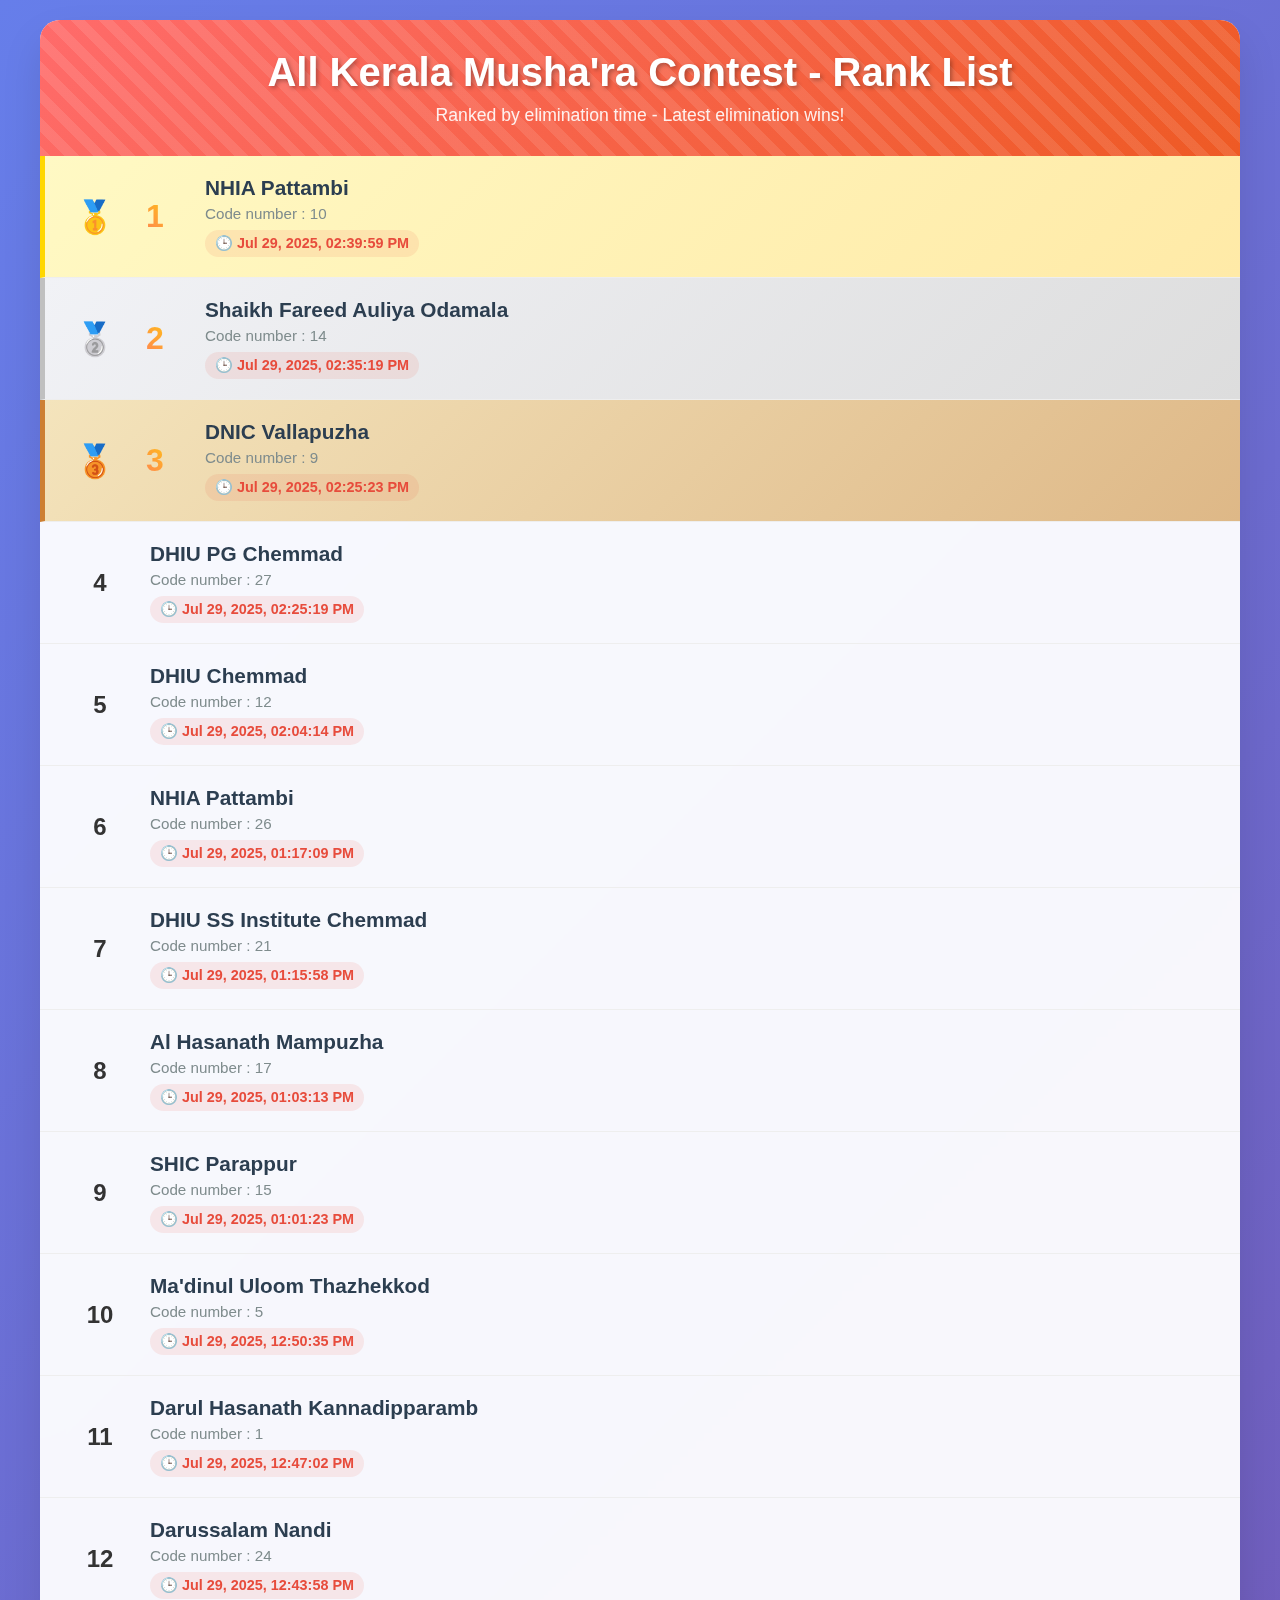
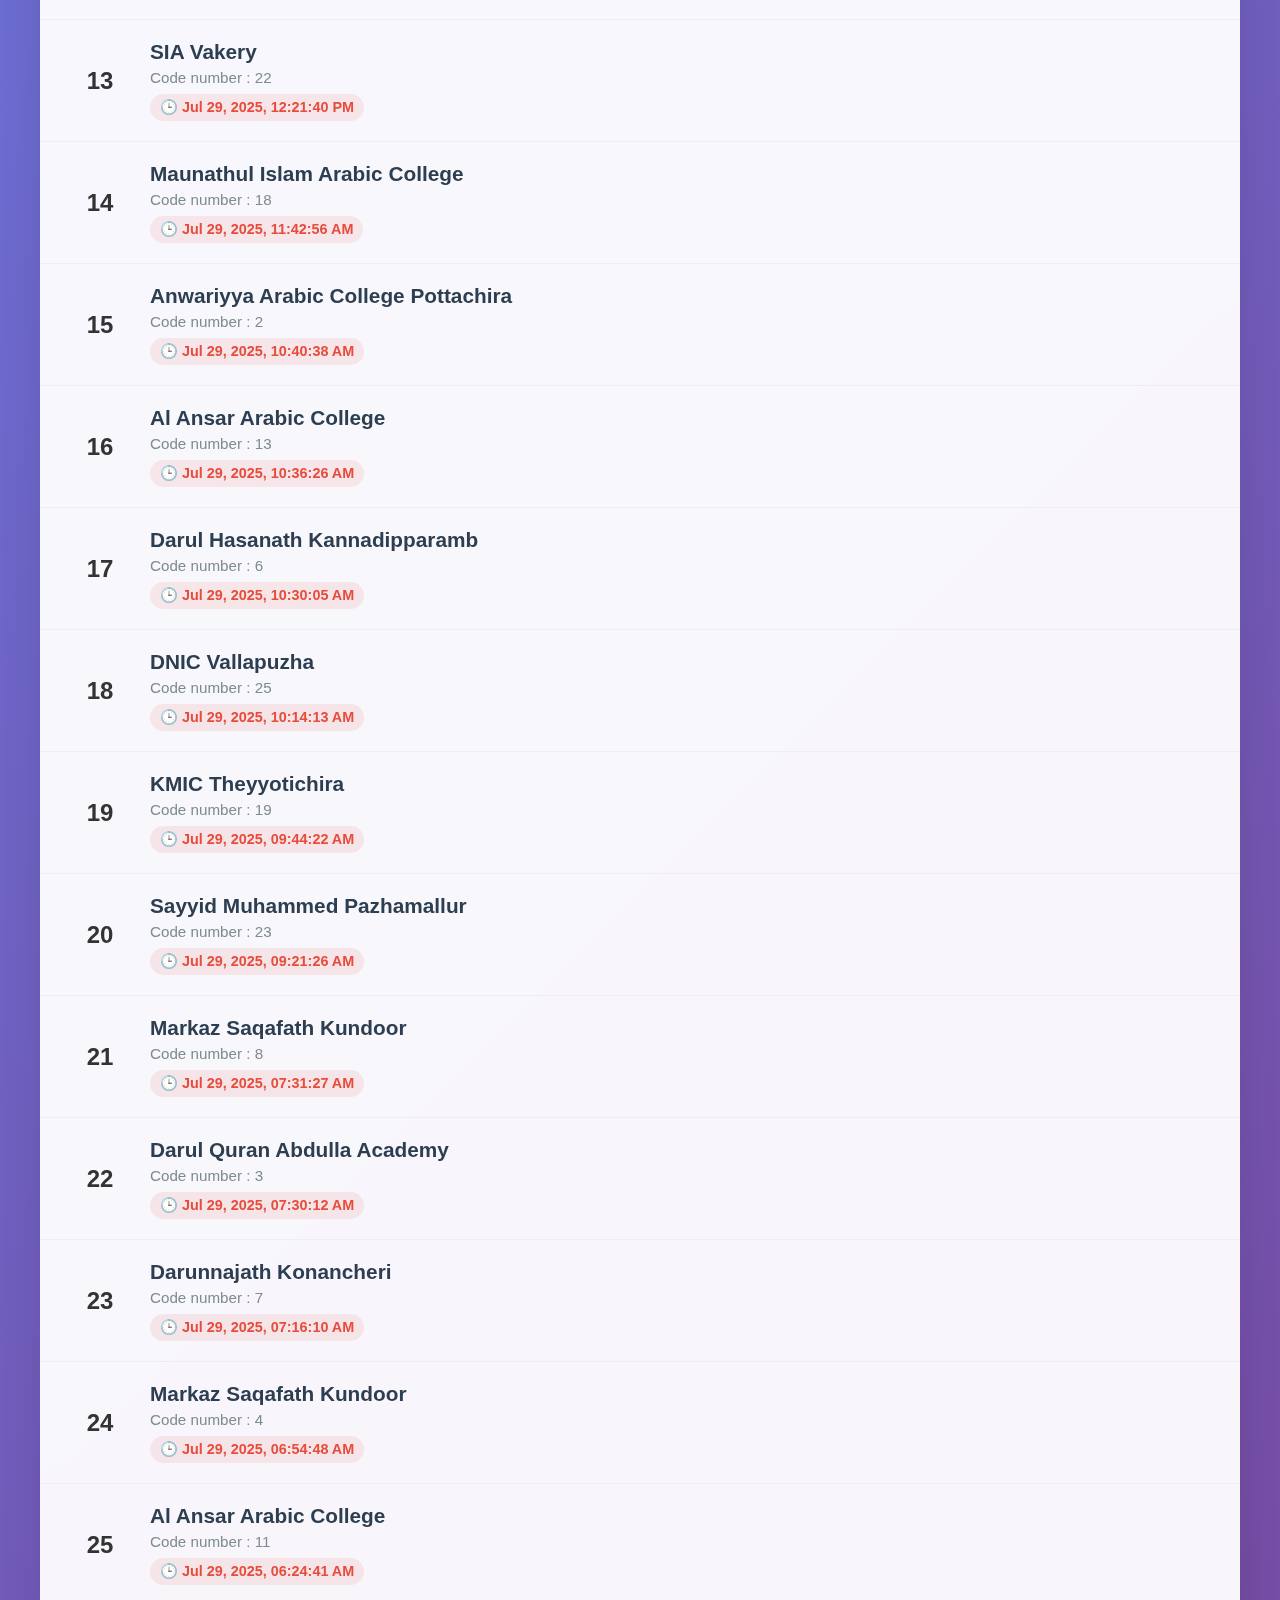
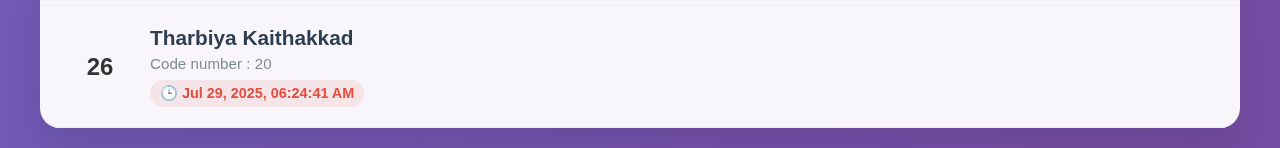
<file: index.html>
<!DOCTYPE html>
<html lang="en">
<head>
    <meta charset="UTF-8">
    <meta name="viewport" content="width=device-width, initial-scale=1.0">
    <title>Competition Leaderboard</title>
    <style>
        * {
            margin: 0;
            padding: 0;
            box-sizing: border-box;
        }

        body {
            font-family: 'Segoe UI', Tahoma, Geneva, Verdana, sans-serif;
            background: linear-gradient(135deg, #667eea 0%, #764ba2 100%);
            min-height: 100vh;
            padding: 20px;
        }

        .container {
            max-width: 1200px;
            margin: 0 auto;
            background: rgba(255, 255, 255, 0.95);
            border-radius: 20px;
            box-shadow: 0 20px 40px rgba(0, 0, 0, 0.1);
            backdrop-filter: blur(10px);
            overflow: hidden;
        }

        .header {
            background: linear-gradient(135deg, #ff6b6b, #ee5a24);
            color: white;
            padding: 30px;
            text-align: center;
            position: relative;
            overflow: hidden;
        }

        .header::before {
            content: '';
            position: absolute;
            top: -50%;
            left: -50%;
            width: 200%;
            height: 200%;
            background: repeating-linear-gradient(
                45deg,
                transparent,
                transparent 10px,
                rgba(255, 255, 255, 0.1) 10px,
                rgba(255, 255, 255, 0.1) 20px
            );
            animation: shimmer 3s linear infinite;
        }

        @keyframes shimmer {
            0% { transform: translateX(-100%) translateY(-100%); }
            100% { transform: translateX(100%) translateY(100%); }
        }

        .header h1 {
            font-size: 2.5rem;
            margin-bottom: 10px;
            text-shadow: 2px 2px 4px rgba(0, 0, 0, 0.3);
            position: relative;
            z-index: 2;
        }

        .header p {
            font-size: 1.1rem;
            opacity: 0.9;
            position: relative;
            z-index: 2;
        }

        .leaderboard {
            padding: 0;
        }

        .rank-item {
            display: flex;
            align-items: center;
            padding: 20px 30px;
            border-bottom: 1px solid #eee;
            transition: all 0.3s ease;
            position: relative;
            overflow: hidden;
        }

        .rank-item:hover {
            background: linear-gradient(135deg, #f8f9ff, #e8f0ff);
            transform: translateX(5px);
        }

        .rank-item.podium {
            background: linear-gradient(135deg, #fff3cd, #fff8dc);
            border-left: 5px solid;
        }

        .rank-item.first {
            border-left-color: #ffd700;
            background: linear-gradient(135deg, #fff9c4, #ffeaa7);
        }

        .rank-item.second {
            border-left-color: #c0c0c0;
            background: linear-gradient(135deg, #f1f2f6, #ddd);
        }

        .rank-item.third {
            border-left-color: #cd7f32;
            background: linear-gradient(135deg, #f4e4bc, #deb887);
        }

        .rank-number {
            font-size: 1.5rem;
            font-weight: bold;
            width: 60px;
            text-align: center;
            color: #333;
        }

        .podium .rank-number {
            background: linear-gradient(45deg, #ff6b6b, #ffd700);
            -webkit-background-clip: text;
            -webkit-text-fill-color: transparent;
            background-clip: text;
            font-size: 2rem;
        }

        .team-info {
            flex: 1;
            margin-left: 20px;
        }

        .team-name {
            font-size: 1.3rem;
            font-weight: 600;
            color: #2c3e50;
            margin-bottom: 5px;
        }

        .team-institution {
            color: #7f8c8d;
            font-size: 0.95rem;
            margin-bottom: 8px;
        }

        .team-details {
            display: flex;
            gap: 15px;
            font-size: 0.85rem;
            color: #666;
        }

        .detail-item {
            display: flex;
            align-items: center;
            gap: 5px;
        }

        .medal {
            font-size: 2rem;
            margin-right: 10px;
        }

        .elimination-time {
            font-weight: 600;
            color: #e74c3c;
            background: rgba(231, 76, 60, 0.1);
            padding: 5px 10px;
            border-radius: 15px;
            font-size: 0.9rem;
            white-space: nowrap;
        }

        .score-badge {
            background: linear-gradient(135deg, #00b894, #00cec9);
            color: white;
            padding: 5px 12px;
            border-radius: 20px;
            font-weight: 600;
            font-size: 0.85rem;
        }

        .status-badge {
            padding: 3px 8px;
            border-radius: 12px;
            font-size: 0.8rem;
            font-weight: 500;
        }

        .status-active {
            background: #d4edda;
            color: #155724;
        }

        .status-out {
            background: #f8d7da;
            color: #721c24;
        }

        .loading {
            text-align: center;
            padding: 50px;
            color: #666;
        }

        @media (max-width: 768px) {
            .container {
                margin: 10px;
                border-radius: 15px;
            }

            .header h1 {
                font-size: 2rem;
            }

            .rank-item {
                padding: 15px 20px;
                flex-direction: column;
                align-items: flex-start;
                gap: 10px;
            }

            .team-details {
                flex-direction: column;
                gap: 8px;
            }

            .medal {
                display: none;
            }
        }
    </style>
</head>
<body>
    <div class="container">
        <div class="header">
            <h1>All Kerala Musha'ra Contest - Rank List</h1>
            <p>Ranked by elimination time - Latest elimination wins!</p>
        </div>
        <div class="leaderboard" id="leaderboard">
            <div class="loading">Loading leaderboard...</div>
        </div>
    </div>

    <script>
        const competitionData = {
            "team1": {
                "eliminated": true,
                "eliminatedAt": 1753793222720,
                "lastUpdated": 1753793222719,
                "minusCount": 3,
                "minuses": 3,
                "name": "1",
                "rname": "Darul Hasanath Kannadipparamb",
                "score": 3,
                "status": "out"
            },
            "team10": {
                "eliminated": true,
                "eliminatedAt": 1753799999999,
                "lastUpdated": 1753799318803,
                "minusCount": 1,
                "minuses": 0,
                "name": "10",
                "rname": "NHIA Pattambi",
                "score": 3,
                "status": "active"
            },
            "team11": {
                "eliminated": true,
                "eliminatedAt": 1753770281506,
                "lastUpdated": 1753770281506,
                "minusCount": 3,
                "minuses": 3,
                "name": "11",
                "rname": "Al Ansar Arabic College",
                "score": 0,
                "status": "out"
            },
            "team12": {
                "eliminated": true,
                "eliminatedAt": 1753797854657,
                "lastUpdated": 1753797854656,
                "minusCount": 3,
                "minuses": 0,
                "name": "12",
                "rname": "DHIU Chemmad",
                "score": 0,
                "status": "active"
            },
            "team13": {
                "eliminated": true,
                "eliminatedAt": 1753785386658,
                "lastUpdated": 1753785386657,
                "minusCount": 3,
                "minuses": 3,
                "name": "13",
                "rname": "Al Ansar Arabic College",
                "score": 0,
                "status": "out"
            },
            "team14": {
                "eliminated": true,
                "eliminatedAt": 1753799719198,
                "lastUpdated": 1753799719196,
                "minusCount": 3,
                "minuses": 0,
                "name": "14",
                "rname": "Shaikh Fareed Auliya Odamala",
                "score": 0,
                "status": "active"
            },
            "team15": {
                "eliminated": true,
                "eliminatedAt": 1753794083221,
                "lastUpdated": 1753794083220,
                "minusCount": 3,
                "minuses": 0,
                "name": "15",
                "rname": "SHIC Parappur",
                "score": 0,
                "status": "active"
            },
            "team17": {
                "eliminated": true,
                "eliminatedAt": 1753794193122,
                "lastUpdated": 1753794193122,
                "minusCount": 3,
                "minuses": 0,
                "name": "17",
                "rname": "Al Hasanath Mampuzha",
                "score": 0,
                "status": "active"
            },
            "team18": {
                "eliminated": true,
                "eliminatedAt": 1753789376116,
                "lastUpdated": 1753789376116,
                "minusCount": 3,
                "minuses": 0,
                "name": "18",
                "rname": "Maunathul Islam Arabic College",
                "score": 0,
                "status": "active"
            },
            "team19": {
                "eliminated": true,
                "eliminatedAt": 1753782262442,
                "lastUpdated": 1753782262442,
                "minusCount": 3,
                "minuses": 1,
                "name": "19",
                "rname": "KMIC Theyyotichira",
                "score": 0,
                "status": "active"
            },
            "team2": {
                "eliminated": true,
                "eliminatedAt": 1753785638096,
                "lastUpdated": 1753785638096,
                "minusCount": 3,
                "minuses": 0,
                "name": "2",
                "rname": "Anwariyya Arabic College Pottachira",
                "score": 0,
                "status": "active"
            },
            "team20": {
                "eliminated": true,
                "eliminatedAt": 1753770281506,
                "lastUpdated": 1753770281506,
                "minusCount": 3,
                "minuses": 3,
                "name": "20",
                "rname": "Tharbiya Kaithakkad",
                "score": 0,
                "status": "out"
            },
            "team21": {
                "eliminated": true,
                "eliminatedAt": 1753794958404,
                "lastUpdated": 1753794958404,
                "minusCount": 3,
                "minuses": 0,
                "name": "21",
                "rname": "DHIU SS Institute Chemmad",
                "score": 0,
                "status": "active"
            },
            "team22": {
                "eliminated": true,
                "eliminatedAt": 1753791700149,
                "lastUpdated": 1753791700148,
                "minusCount": 3,
                "minuses": 0,
                "name": "22",
                "rname": "SIA Vakery",
                "score": 0,
                "status": "active"
            },
            "team23": {
                "eliminated": true,
                "eliminatedAt": 1753780886995,
                "lastUpdated": 1753780886994,
                "minusCount": 3,
                "minuses": 0,
                "name": "23",
                "rname": "Sayyid Muhammed Pazhamallur",
                "score": 0,
                "status": "active"
            },
            "team24": {
                "eliminated": true,
                "eliminatedAt": 1753793038050,
                "lastUpdated": 1753793038049,
                "minusCount": 3,
                "minuses": 0,
                "name": "24",
                "rname": "Darussalam Nandi",
                "score": 0,
                "status": "active"
            },
            "team25": {
                "eliminated": true,
                "eliminatedAt": 1753784053752,
                "lastUpdated": 1753784053751,
                "minusCount": 3,
                "minuses": 0,
                "name": "25",
                "rname": "DNIC Vallapuzha",
                "score": 0,
                "status": "active"
            },
            "team26": {
                "eliminated": true,
                "eliminatedAt": 1753795029541,
                "lastUpdated": 1753795029541,
                "minusCount": 3,
                "minuses": 0,
                "name": "26",
                "rname": "NHIA Pattambi",
                "score": 0,
                "status": "active"
            },
            "team27": {
                "eliminated": true,
                "eliminatedAt": 1753799119459,
                "lastUpdated": 1753799119459,
                "minusCount": 3,
                "minuses": 0,
                "name": "27",
                "rname": "DHIU PG Chemmad",
                "score": 0,
                "status": "active"
            },
            "team3": {
                "eliminated": true,
                "eliminatedAt": 1753774212136,
                "lastUpdated": 1753774212136,
                "minusCount": 3,
                "minuses": 0,
                "name": "3",
                "rname": "Darul Quran Abdulla Academy",
                "score": 0,
                "status": "active"
            },
            "team4": {
                "eliminated": true,
                "eliminatedAt": 1753772088181,
                "lastUpdated": 1753772088181,
                "minusCount": 3,
                "minuses": 0,
                "name": "4",
                "rname": "Markaz Saqafath Kundoor",
                "score": 0,
                "status": "active"
            },
            "team5": {
                "eliminated": true,
                "eliminatedAt": 1753793435186,
                "lastUpdated": 1753793435186,
                "minusCount": 3,
                "minuses": 0,
                "name": "5",
                "rname": "Ma'dinul Uloom Thazhekkod",
                "score": 0,
                "status": "active"
            },
            "team6": {
                "eliminated": true,
                "eliminatedAt": 1753785005120,
                "lastUpdated": 1753785005119,
                "minusCount": 3,
                "minuses": 0,
                "name": "6",
                "rname": "Darul Hasanath Kannadipparamb",
                "score": 0,
                "status": "active"
            },
            "team7": {
                "eliminated": true,
                "eliminatedAt": 1753773370708,
                "lastUpdated": 1753773370707,
                "minusCount": 3,
                "minuses": 0,
                "name": "7",
                "rname": "Darunnajath Konancheri",
                "score": 0,
                "status": "active"
            },
            "team8": {
                "eliminated": true,
                "eliminatedAt": 1753774287889,
                "lastUpdated": 1753774287889,
                "minusCount": 3,
                "minuses": 0,
                "name": "8",
                "rname": "Markaz Saqafath Kundoor",
                "score": 0,
                "status": "active"
            },
            "team9": {
                "eliminated": true,
                "eliminatedAt": 1753799123755,
                "lastUpdated": 1753799123755,
                "minusCount": 3,
                "minuses": 0,
                "name": "9",
                "rname": "DNIC Vallapuzha",
                "score": 0,
                "status": "active"
            }
        };

        function formatDateTime(timestamp) {
            return new Date(timestamp).toLocaleString('en-US', {
                year: 'numeric',
                month: 'short',
                day: 'numeric',
                hour: '2-digit',
                minute: '2-digit',
                second: '2-digit'
            });
        }

        function getMedalEmoji(rank) {
            switch(rank) {
                case 1: return '🥇';
                case 2: return '🥈';
                case 3: return '🥉';
                default: return '';
            }
        }

        function getPodiumClass(rank) {
            switch(rank) {
                case 1: return 'podium first';
                case 2: return 'podium second';
                case 3: return 'podium third';
                default: return '';
            }
        }

        function generateLeaderboard() {
            // Convert object to array and sort by eliminatedAt (descending - latest first)
            const sortedTeams = Object.entries(competitionData)
                .map(([key, team]) => ({ id: key, ...team }))
                .sort((a, b) => b.eliminatedAt - a.eliminatedAt);

            const leaderboardHTML = sortedTeams.map((team, index) => {
                const rank = index + 1;
                const medal = getMedalEmoji(rank);
                const podiumClass = getPodiumClass(rank);
                
                return `
                    <div class="rank-item ${podiumClass}">
                        ${medal ? `<div class="medal">${medal}</div>` : ''}
                        <div class="rank-number">${rank}</div>
                        <div class="team-info">
                            <div class="team-name">${team.rname}</div>
                            <div class="team-institution">Code number : ${team.name}</div>
                            <div class="team-details">
                                <div class="detail-item">
                                    <span class="elimination-time">
                                        🕒 ${formatDateTime(team.eliminatedAt)}
                                    </span>
                                </div>
                            </div>
                        </div>
                    </div>
                `;
            }).join('');

            document.getElementById('leaderboard').innerHTML = leaderboardHTML;
        }

        // Initialize leaderboard when page loads
        document.addEventListener('DOMContentLoaded', generateLeaderboard);
    </script>
</body>
</html>
</file>
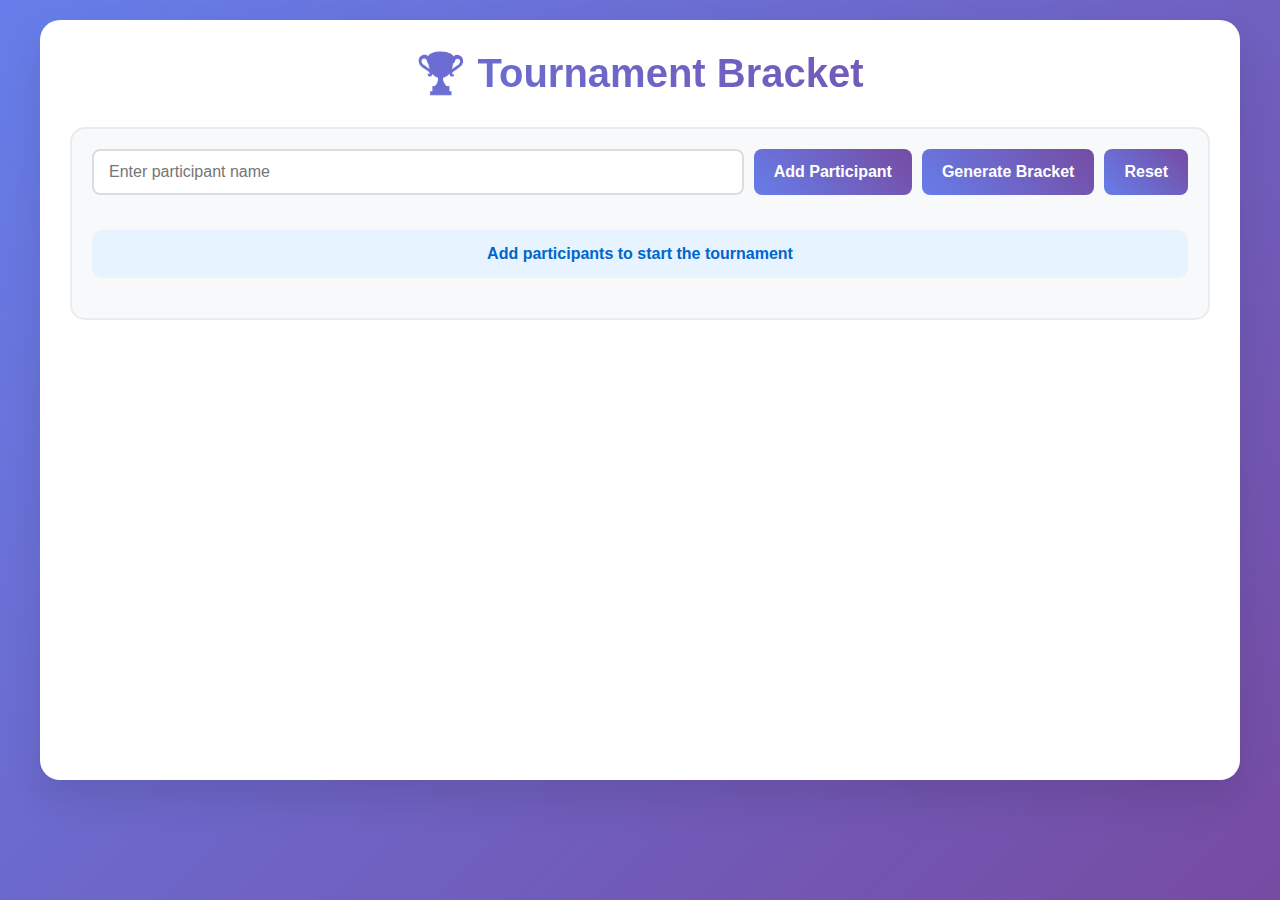
<file: lock.html>
<!DOCTYPE html>
<html lang="en">
<head>
    <meta charset="UTF-8">
    <meta name="viewport" content="width=device-width, initial-scale=1.0">
    <title>Tournament Bracket</title>
    <style>
        * {
            margin: 0;
            padding: 0;
            box-sizing: border-box;
        }

        body {
            font-family: 'Segoe UI', Tahoma, Geneva, Verdana, sans-serif;
            background: linear-gradient(135deg, #667eea 0%, #764ba2 100%);
            min-height: 100vh;
            padding: 20px;
        }

        .container {
            max-width: 1200px;
            margin: 0 auto;
            background: white;
            border-radius: 20px;
            padding: 30px;
            box-shadow: 0 20px 40px rgba(0,0,0,0.1);
        }

        h1 {
            text-align: center;
            color: #333;
            margin-bottom: 30px;
            font-size: 2.5em;
            background: linear-gradient(45deg, #667eea, #764ba2);
            -webkit-background-clip: text;
            -webkit-text-fill-color: transparent;
        }

        .setup-section {
            margin-bottom: 30px;
            padding: 20px;
            background: #f8f9fa;
            border-radius: 15px;
            border: 2px solid #e9ecef;
        }

        .input-group {
            display: flex;
            gap: 10px;
            margin-bottom: 15px;
            flex-wrap: wrap;
        }

        input[type="text"] {
            flex: 1;
            padding: 12px 15px;
            border: 2px solid #ddd;
            border-radius: 8px;
            font-size: 16px;
            transition: border-color 0.3s ease;
        }

        input[type="text"]:focus {
            outline: none;
            border-color: #667eea;
            box-shadow: 0 0 0 3px rgba(102, 126, 234, 0.1);
        }

        button {
            padding: 12px 20px;
            background: linear-gradient(45deg, #667eea, #764ba2);
            color: white;
            border: none;
            border-radius: 8px;
            cursor: pointer;
            font-size: 16px;
            font-weight: 600;
            transition: transform 0.2s ease, box-shadow 0.2s ease;
        }

        button:hover {
            transform: translateY(-2px);
            box-shadow: 0 5px 15px rgba(102, 126, 234, 0.3);
        }

        button:active {
            transform: translateY(0);
        }

        .participants-list {
            display: flex;
            flex-wrap: wrap;
            gap: 10px;
            margin: 15px 0;
        }

        .participant-tag {
            background: linear-gradient(45deg, #667eea, #764ba2);
            color: white;
            padding: 8px 15px;
            border-radius: 20px;
            font-size: 14px;
            display: flex;
            align-items: center;
            gap: 8px;
        }

        .remove-btn {
            background: rgba(255,255,255,0.3);
            border: none;
            color: white;
            width: 20px;
            height: 20px;
            border-radius: 50%;
            cursor: pointer;
            font-size: 12px;
            display: flex;
            align-items: center;
            justify-content: center;
        }

        .bracket {
            display: flex;
            gap: 40px;
            overflow-x: auto;
            padding: 20px 0;
            min-height: 400px;
        }

        .round {
            display: flex;
            flex-direction: column;
            justify-content: space-around;
            min-width: 200px;
        }

        .round-title {
            text-align: center;
            font-weight: bold;
            margin-bottom: 20px;
            color: #667eea;
            font-size: 18px;
        }

        .match {
            background: white;
            border: 2px solid #e9ecef;
            border-radius: 12px;
            margin: 10px 0;
            overflow: hidden;
            box-shadow: 0 4px 8px rgba(0,0,0,0.1);
            transition: transform 0.2s ease, box-shadow 0.2s ease;
        }

        .match:hover {
            transform: translateY(-2px);
            box-shadow: 0 8px 20px rgba(0,0,0,0.15);
        }

        .participant {
            padding: 15px;
            border-bottom: 1px solid #e9ecef;
            cursor: pointer;
            transition: background-color 0.2s ease;
            display: flex;
            justify-content: space-between;
            align-items: center;
        }

        .participant:last-child {
            border-bottom: none;
        }

        .participant:hover {
            background-color: #f8f9fa;
        }

        .participant.winner {
            background: linear-gradient(45deg, #28a745, #20c997);
            color: white;
            font-weight: bold;
        }

        .participant.loser {
            background-color: #f8f9fa;
            color: #6c757d;
            text-decoration: line-through;
        }

        .score {
            font-weight: bold;
            color: #667eea;
        }

        .winner .score {
            color: white;
        }

        .controls {
            display: flex;
            gap: 10px;
            justify-content: center;
            margin-top: 20px;
            flex-wrap: wrap;
        }

        .status {
            text-align: center;
            margin: 20px 0;
            padding: 15px;
            background: #e7f3ff;
            border-radius: 10px;
            color: #0066cc;
            font-weight: 600;
        }

        .champion {
            text-align: center;
            margin: 20px 0;
            padding: 30px;
            background: linear-gradient(45deg, #ffd700, #ffed4e);
            border-radius: 15px;
            font-size: 24px;
            font-weight: bold;
            color: #333;
            box-shadow: 0 10px 30px rgba(255, 215, 0, 0.3);
        }

        @media (max-width: 768px) {
            .container {
                padding: 20px;
            }
            
            .bracket {
                gap: 20px;
            }
            
            .round {
                min-width: 150px;
            }
            
            h1 {
                font-size: 2em;
            }
        }
    </style>
</head>
<body>
    <div class="container">
        <h1>🏆 Tournament Bracket</h1>
        
        <div class="setup-section">
            <div class="input-group">
                <input type="text" id="participantInput" placeholder="Enter participant name" maxlength="20">
                <button onclick="addParticipant()">Add Participant</button>
                <button onclick="generateBracket()">Generate Bracket</button>
                <button onclick="resetTournament()">Reset</button>
            </div>
            
            <div class="participants-list" id="participantsList"></div>
            
            <div class="status" id="status">Add participants to start the tournament</div>
        </div>

        <div class="controls">
            <button onclick="randomizeResults()" id="randomBtn" style="display:none;">Simulate Random Results</button>
            <button onclick="nextRound()" id="nextRoundBtn" style="display:none;">Advance to Next Round</button>
        </div>

        <div class="bracket" id="bracket"></div>
        
        <div id="champion" style="display:none;"></div>
    </div>

    <script>
        let participants = [];
        let currentBracket = [];
        let currentRound = 0;

        function addParticipant() {
            const input = document.getElementById('participantInput');
            const name = input.value.trim();
            
            if (name && !participants.includes(name)) {
                participants.push(name);
                input.value = '';
                updateParticipantsList();
                updateStatus();
            }
        }

        function removeParticipant(name) {
            participants = participants.filter(p => p !== name);
            updateParticipantsList();
            updateStatus();
        }

        function updateParticipantsList() {
            const list = document.getElementById('participantsList');
            list.innerHTML = participants.map(name => 
                `<div class="participant-tag">
                    ${name}
                    <button class="remove-btn" onclick="removeParticipant('${name}')">&times;</button>
                </div>`
            ).join('');
        }

        function updateStatus() {
            const status = document.getElementById('status');
            if (participants.length === 0) {
                status.textContent = 'Add participants to start the tournament';
            } else if (participants.length < 2) {
                status.textContent = 'Add at least 2 participants to generate bracket';
            } else {
                status.textContent = `${participants.length} participants ready. Click "Generate Bracket" to start!`;
            }
        }

        function generateBracket() {
            if (participants.length < 2) {
                alert('Please add at least 2 participants');
                return;
            }

            // Shuffle participants
            const shuffled = [...participants].sort(() => Math.random() - 0.5);
            
            // Create first round matches
            currentBracket = [];
            for (let i = 0; i < shuffled.length; i += 2) {
                if (i + 1 < shuffled.length) {
                    currentBracket.push({
                        participant1: shuffled[i],
                        participant2: shuffled[i + 1],
                        winner: null
                    });
                } else {
                    // Bye for odd number of participants
                    currentBracket.push({
                        participant1: shuffled[i],
                        participant2: 'BYE',
                        winner: shuffled[i]
                    });
                }
            }

            currentRound = 0;
            renderBracket();
            document.getElementById('randomBtn').style.display = 'inline-block';
            document.getElementById('nextRoundBtn').style.display = 'inline-block';
            updateStatus();
        }

        function renderBracket() {
            const bracketDiv = document.getElementById('bracket');
            bracketDiv.innerHTML = '';

            let rounds = [currentBracket];
            let tempRound = [...currentBracket];

            // Generate all possible rounds
            while (tempRound.length > 1) {
                let nextRound = [];
                for (let i = 0; i < tempRound.length; i += 2) {
                    if (i + 1 < tempRound.length) {
                        nextRound.push({
                            participant1: tempRound[i].winner || `Winner of Match ${i + 1}`,
                            participant2: tempRound[i + 1].winner || `Winner of Match ${i + 2}`,
                            winner: null
                        });
                    } else {
                        nextRound.push({
                            participant1: tempRound[i].winner || `Winner of Match ${i + 1}`,
                            participant2: 'BYE',
                            winner: tempRound[i].winner
                        });
                    }
                }
                rounds.push(nextRound);
                tempRound = nextRound;
            }

            // Render rounds
            rounds.forEach((round, roundIndex) => {
                const roundDiv = document.createElement('div');
                roundDiv.className = 'round';
                
                const title = document.createElement('div');
                title.className = 'round-title';
                if (roundIndex === rounds.length - 1) {
                    title.textContent = 'Final';
                } else if (roundIndex === rounds.length - 2) {
                    title.textContent = 'Semi-Final';
                } else {
                    title.textContent = `Round ${roundIndex + 1}`;
                }
                roundDiv.appendChild(title);

                round.forEach((match, matchIndex) => {
                    const matchDiv = document.createElement('div');
                    matchDiv.className = 'match';
                    
                    const p1Div = document.createElement('div');
                    p1Div.className = 'participant';
                    if (match.winner === match.participant1) {
                        p1Div.classList.add('winner');
                    } else if (match.winner && match.winner !== match.participant1) {
                        p1Div.classList.add('loser');
                    }
                    p1Div.innerHTML = `<span>${match.participant1}</span>`;
                    if (roundIndex === currentRound && !match.winner && match.participant2 !== 'BYE') {
                        p1Div.onclick = () => selectWinner(roundIndex, matchIndex, match.participant1);
                    }

                    const p2Div = document.createElement('div');
                    p2Div.className = 'participant';
                    if (match.participant2 !== 'BYE') {
                        if (match.winner === match.participant2) {
                            p2Div.classList.add('winner');
                        } else if (match.winner && match.winner !== match.participant2) {
                            p2Div.classList.add('loser');
                        }
                        p2Div.innerHTML = `<span>${match.participant2}</span>`;
                        if (roundIndex === currentRound && !match.winner) {
                            p2Div.onclick = () => selectWinner(roundIndex, matchIndex, match.participant2);
                        }
                    } else {
                        p2Div.innerHTML = `<span style="font-style: italic; color: #6c757d;">BYE</span>`;
                    }

                    matchDiv.appendChild(p1Div);
                    if (match.participant2 !== 'BYE') {
                        matchDiv.appendChild(p2Div);
                    }
                    roundDiv.appendChild(matchDiv);
                });

                bracketDiv.appendChild(roundDiv);
            });

            // Check for tournament completion
            if (rounds[rounds.length - 1][0].winner) {
                showChampion(rounds[rounds.length - 1][0].winner);
            }
        }

        function selectWinner(roundIndex, matchIndex, winner) {
            if (roundIndex !== currentRound) return;

            currentBracket[matchIndex].winner = winner;
            renderBracket();
            checkRoundComplete();
        }

        function checkRoundComplete() {
            const allMatches = currentBracket.every(match => match.winner !== null);
            if (allMatches) {
                const status = document.getElementById('status');
                if (currentBracket.length === 1) {
                    status.textContent = 'Tournament Complete!';
                    document.getElementById('nextRoundBtn').style.display = 'none';
                    document.getElementById('randomBtn').style.display = 'none';
                } else {
                    status.textContent = `Round ${currentRound + 1} complete! Click "Advance to Next Round"`;
                }
            }
        }

        function nextRound() {
            if (!currentBracket.every(match => match.winner !== null)) {
                alert('Please complete all matches in the current round first');
                return;
            }

            if (currentBracket.length === 1) {
                showChampion(currentBracket[0].winner);
                return;
            }

            // Generate next round
            let nextRound = [];
            for (let i = 0; i < currentBracket.length; i += 2) {
                if (i + 1 < currentBracket.length) {
                    nextRound.push({
                        participant1: currentBracket[i].winner,
                        participant2: currentBracket[i + 1].winner,
                        winner: null
                    });
                } else {
                    nextRound.push({
                        participant1: currentBracket[i].winner,
                        participant2: 'BYE',
                        winner: currentBracket[i].winner
                    });
                }
            }

            currentBracket = nextRound;
            currentRound++;
            renderBracket();

            const status = document.getElementById('status');
            status.textContent = `Round ${currentRound + 1} - Click on participants to select winners`;
        }

        function randomizeResults() {
            currentBracket.forEach(match => {
                if (!match.winner && match.participant2 !== 'BYE') {
                    match.winner = Math.random() > 0.5 ? match.participant1 : match.participant2;
                } else if (match.participant2 === 'BYE') {
                    match.winner = match.participant1;
                }
            });
            renderBracket();
            checkRoundComplete();
        }

        function showChampion(winner) {
            const championDiv = document.getElementById('champion');
            championDiv.className = 'champion';
            championDiv.innerHTML = `🏆 CHAMPION: ${winner}! 🏆`;
            championDiv.style.display = 'block';
            
            document.getElementById('status').textContent = 'Tournament Complete!';
            document.getElementById('nextRoundBtn').style.display = 'none';
            document.getElementById('randomBtn').style.display = 'none';
        }

        function resetTournament() {
            participants = [];
            currentBracket = [];
            currentRound = 0;
            
            document.getElementById('bracket').innerHTML = '';
            document.getElementById('champion').style.display = 'none';
            document.getElementById('nextRoundBtn').style.display = 'none';
            document.getElementById('randomBtn').style.display = 'none';
            
            updateParticipantsList();
            updateStatus();
        }

        // Allow Enter key to add participants
        document.getElementById('participantInput').addEventListener('keypress', function(e) {
            if (e.key === 'Enter') {
                addParticipant();
            }
        });
    </script>
</body>
</html>
</file>
